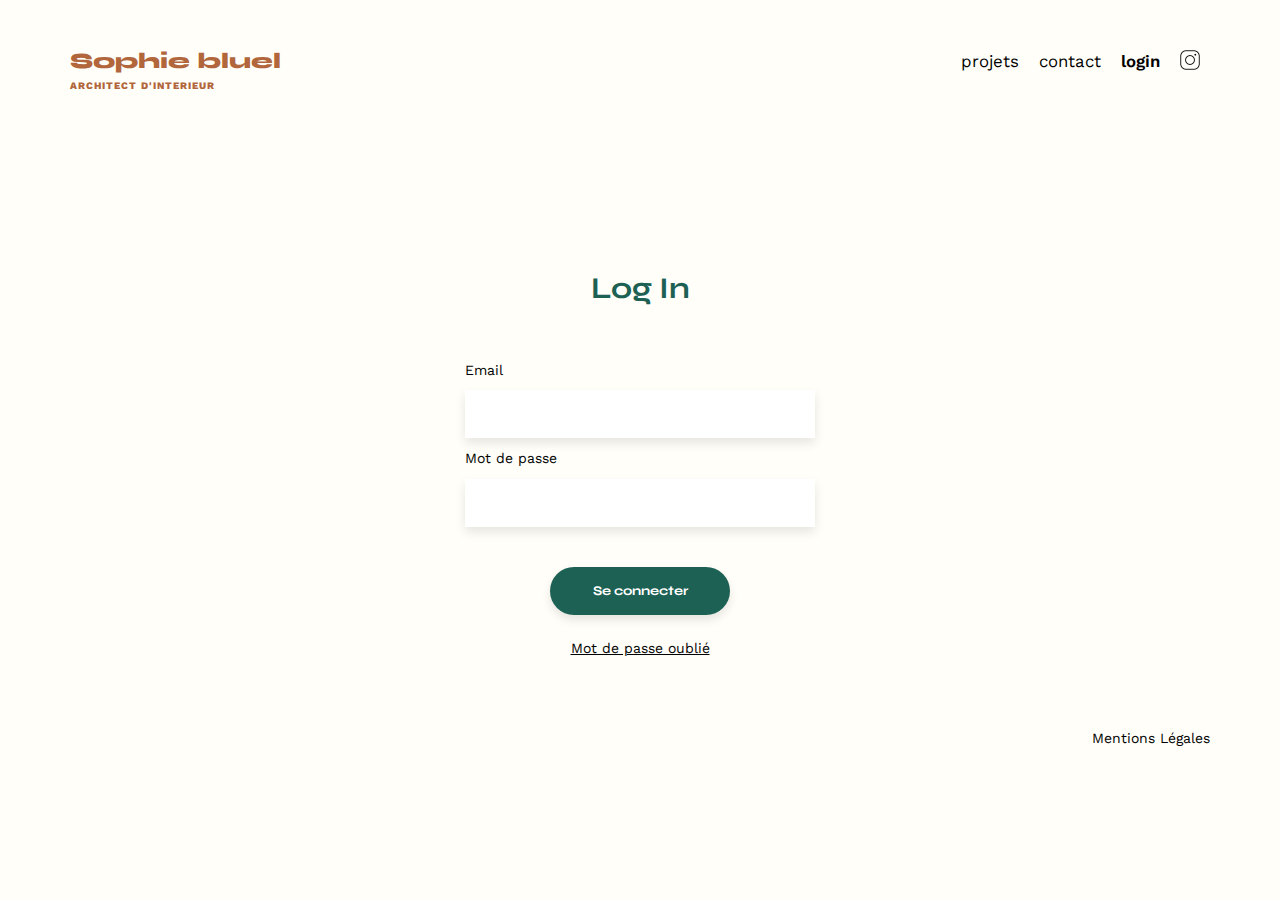
<file: FrontEnd/login.html>
<!DOCTYPE html>
<html lang="fr">
<head>
    <meta charset="UTF-8">
    <meta name="viewport" content="width=device-width, initial-scale=1.0">
    <title>Login</title>
    <link rel="preconnect" href="https://fonts.googleapis.com">
	<link rel="preconnect" href="https://fonts.gstatic.com" crossorigin>
	<link href="https://fonts.googleapis.com/css2?family=Syne:wght@700;800&family=Work+Sans&display=swap" rel="stylesheet">
	<meta name="description" content="">
    <link rel="stylesheet" href="./assets/style.css">
</head>
<body>
    <header>
        <h1>Sophie bluel<span>ARCHITECT D'INTERIEUR</span></h1>
        <nav>
            <ul>
                <li><a href="index.html">projets</a></li>
                <li>contact</li>
                <li class="log">login</li>
                <li><img class="insta" src="./assets/icons/instagram.png" alt="instagram"></li>
            </ul>
        </nav>
    </header>
    <main>
        <h2>Log In</h2>
        <p class="alertP p1"></p>
        <form class="log" id="loginForm" method="post">
            <label for="email">Email</label>
            <input type="email" id="email" type="email">
            <label for="password">Mot de passe</label>
            <input type="password" id="password" type="password">
            <input type="submit" value="Se connecter">
        </form> 
            <a href="#" class="mdp">Mot de passe oublié</a>
        
    </main>
    <footer>
        <p>Mentions Légales</p>
    </footer>
    <script src="./Javascript/login.js"></script>
</body>
</html>
</file>
<file: FrontEnd/assets/style.css>
/* http://meyerweb.com/eric/tools/css/reset/
   v2.0 | 20110126
   License: none (public domain)
*/

html, body, div, span, applet, object, iframe,
h1, h2, h3, h4, h5, h6, p, blockquote, pre,
a, abbr, acronym, address, big, cite, code,
del, dfn, em, img, ins, kbd, q, s, samp,
small, strike, strong, sub, sup, tt, var,
b, u, i, center,
dl, dt, dd, ol, ul, li,
fieldset, form, label, legend,
table, caption, tbody, tfoot, thead, tr, th, td,
article, aside, canvas, details, embed,
figure, figcaption, footer, header, hgroup,
menu, nav, output, ruby, section, summary,
time, mark, audio, video {
	margin: 0;
	padding: 0;
	border: 0;
	font-size: 100%;
	font: inherit;
	vertical-align: baseline;
}
/* HTML5 display-role reset for older browsers */
article, aside, details, figcaption, figure,
footer, header, hgroup, menu, nav, section {
	display: block;
}
body {
	line-height: 1;
}
ol, ul {
	list-style: none;
}
blockquote, q {
	quotes: none;
}
blockquote:before, blockquote:after,
q:before, q:after {
	content: '';
	content: none;
}
table {
	border-collapse: collapse;
	border-spacing: 0;
}
/** end reset css**/
body {
	max-width: 1140px;
	margin:auto;
	font-family: 'Work Sans' ;
	font-size: 14px;
}
header {
	display: flex;
	justify-content: space-between;
	margin: 50px 0
}
section {
	margin: 50px 0
}

h1{
	display: flex;
	flex-direction: column;
	font-family: 'Syne';
	font-size: 22px;
	font-weight: 800;
	color: #B1663C
}

h1 > span {
	font-family: 'Work Sans';
	font-size:10px;
	letter-spacing: 0.1em;
;
}

h2{
	font-family: 'Syne';
	font-weight: 700;
	font-size: 30px;
	color: #1D6154
}
nav ul {
	display: flex;
	align-items: center;
	list-style-type: none;

}
nav li {
	padding: 0 10px;
	font-size: 1.2em;
	cursor: pointer;
}
nav a {
	text-decoration: none;
	color: black;
}
li:hover {
	color: #B1663C;
}
#introduction {
	display: flex;
	align-items: center;
}
#introduction figure {
	flex: 1
}
#introduction img {
	display: block;
	margin: auto;
	width: 80%;
}

#introduction article {
	flex: 1
}
#introduction h2 {
	margin-bottom: 1em;
}

#introduction p {
	margin-bottom: 0.5em;
}
#portfolio h2 {
	text-align: center;
	margin-bottom: 1em;
}
.filters {
	display: flex;
	justify-content: center;
	gap: 15px;
	padding: 20px 0px 45px 0px;
}
.filters > * {
	border-radius: 50px;
	border: 1px solid #1D6154;
	padding: 8px 20px;
	background: none;
	color: #1D6154;
	font-weight: 700;
}
.filters > *:hover {
	background-color: #1D6154;
	color: #FFFEF8;
	cursor: pointer;
}
.gallery {
	width: 100%;
	display: grid;
	grid-template-columns: 1fr 1fr 1fr;
	grid-column-gap: 20px;
	grid-row-gap: 20px;
}

.gallery img {
	width: 100%;

}
#contact {
	width: 50%;
margin: auto;
}
#contact > * {
	text-align: center;

}
#contact h2{
	margin-bottom: 20px;
}
#contact form {
	text-align: left;
	margin-top:30px;
	display: flex;
	flex-direction: column;
}

#contact input {
	height: 50px;
	font-size: 1.2em;
	border: none;
	box-shadow: 0px 4px 14px rgba(0, 0, 0, 0.09);
}
#contact label {
	margin: 2em 0 1em 0;
}
#contact textarea {
	border: none;
	box-shadow: 0px 4px 14px rgba(0, 0, 0, 0.09);
}

input[type="submit"]{
	font-family: 'Syne';
	font-weight: 700;
	color: white;
	background-color: #1D6154;
	margin : 2em auto ;
	width: 180px;
	text-align: center;
	border-radius: 60px ;
}

footer nav ul {
	display: flex;
	justify-content: flex-end;
	margin: 2em
}

/*******************************Login********************************/

/*header*/
*{
		box-sizing: border-box;	  
}

body{
	width: 100%;
	background-color:#FFFEF8;
}

h1 span {
	margin-top: 9px;
}

nav{
	display: flex;
	justify-content: space-evenly;
	padding-bottom: 150px;
}

nav .log{
		font-weight: 600;
}
.insta{
	width: 20px;
}

/*form*/

form {
	display: flex;
	flex-direction: column;
	width: fit-content;
	margin: auto;
}
main p {
	display: flex;
	justify-content: center;
	color: red;
	margin: 30px;
}
h2 {
	margin: auto;
	width: fit-content;
	margin-bottom: 30px;
}
input {
	font-family: "Syne";
    background-color: white;
    width: 350px;
    height: 48px;
    margin: 1em auto;
    text-align: center;
    box-shadow: 0px 5px 10px 0px rgba(0, 0, 0, 0.1);
    transition: 0.7s;
    border: none;
}
.mdp{
	display: flex;
	justify-content: center;
	color: black;
	text-align: center;
}

/*footer*/

footer{
	
}

footer p {
	width: 100%;
	display: flex;
	justify-content: flex-end;
	align-items: flex-end;
    height: 10vh;
}
</file>
